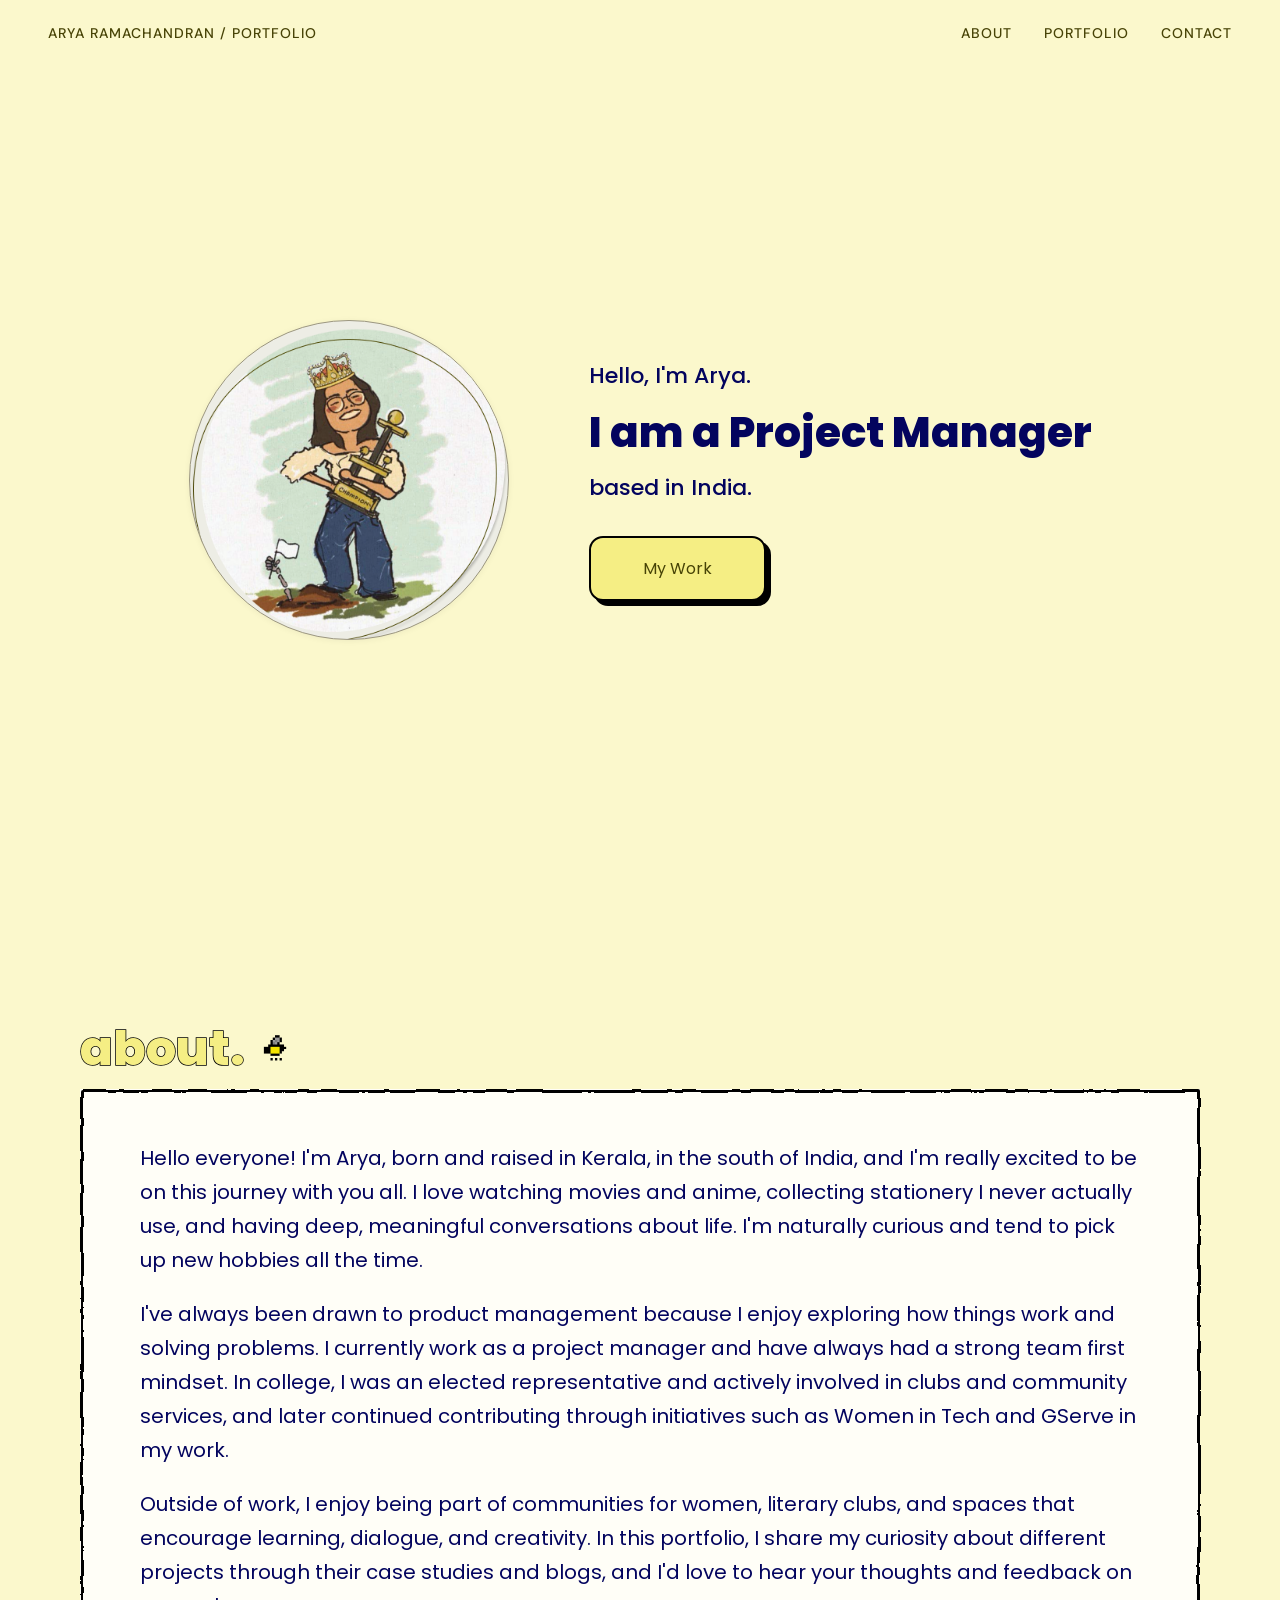
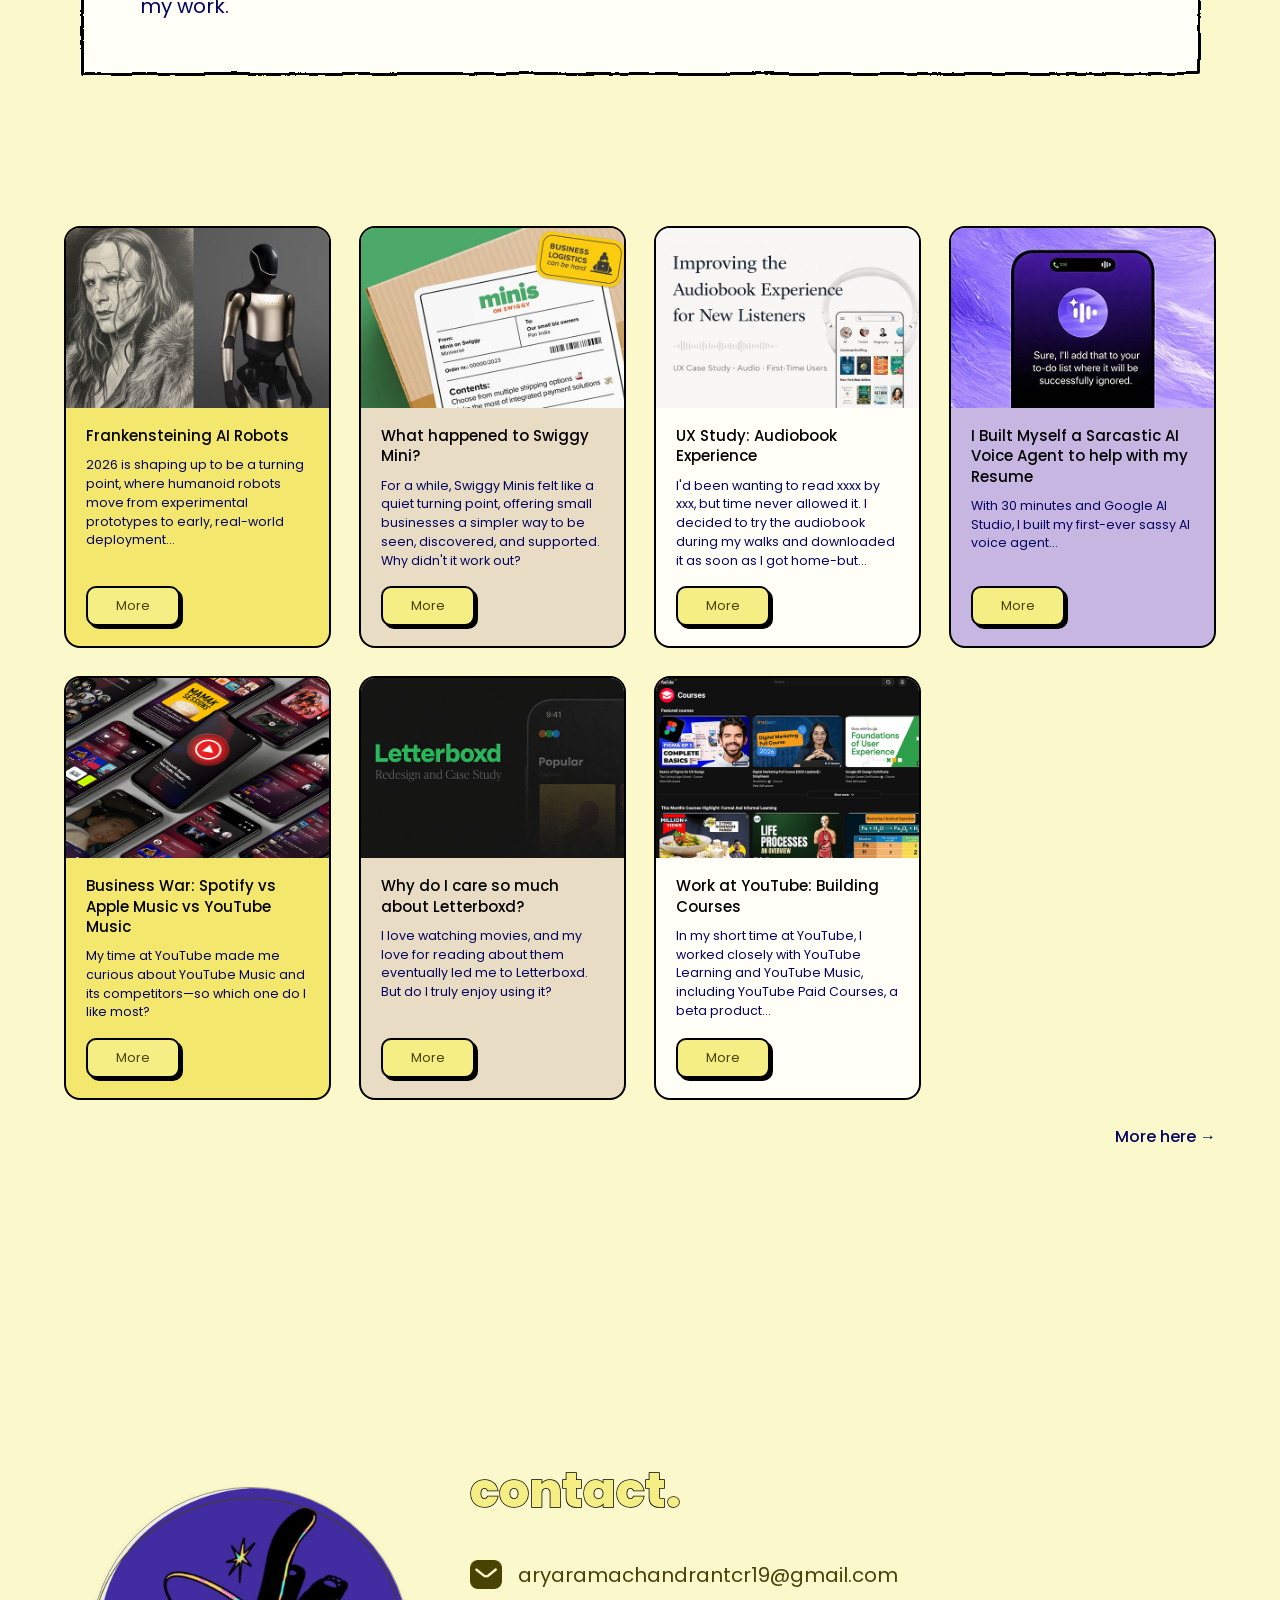
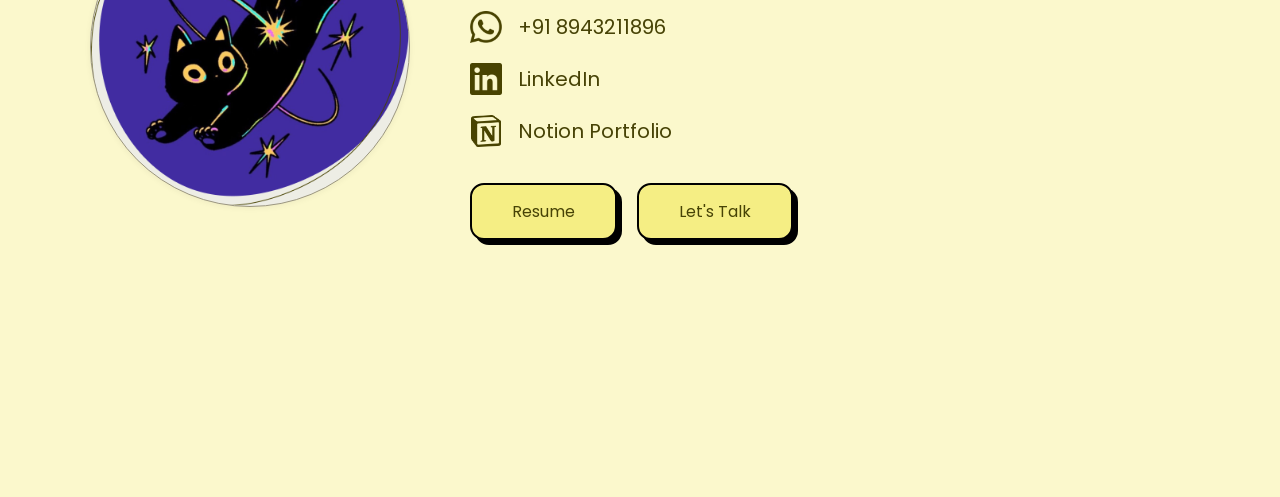
<file: index.html>
<!DOCTYPE html>
<html lang="en">
<head>
  <meta charset="UTF-8">
  <meta name="viewport" content="width=device-width, initial-scale=1.0">
  <title>Arya Ramachandran | Portfolio</title>

  <!-- Google Fonts -->
  <link rel="preconnect" href="https://fonts.googleapis.com">
  <link rel="preconnect" href="https://fonts.gstatic.com" crossorigin>
  <link href="https://fonts.googleapis.com/css2?family=DM+Sans:wght@500&family=Poppins:wght@400;500;800&display=swap" rel="stylesheet">

  <!-- Single consolidated stylesheet -->
  <link rel="stylesheet" href="main.css">
</head>
<body>

  <!-- SVG filter for the hand-drawn sketchy border (About section) -->
  <svg style="position: absolute; width: 0; height: 0;">
    <filter id="sketchy">
      <feTurbulence type="turbulence" baseFrequency="0.03" numOctaves="4" seed="2" result="noise"/>
      <feDisplacementMap in="SourceGraphic" in2="noise" scale="2.5" xChannelSelector="R" yChannelSelector="G"/>
    </filter>
  </svg>

  <!-- ========== STICKY NAVIGATION ========== -->
  <header class="navbar" id="navbar">
    <a href="#home" class="navbar-logo">ARYA RAMACHANDRAN / PORTFOLIO</a>
    <nav class="navbar-links">
      <a href="#about" data-section="about">ABOUT</a>
      <a href="#portfolio" data-section="portfolio">PORTFOLIO</a>
      <a href="#contact" data-section="contact">CONTACT</a>
    </nav>
    <button class="menu-toggle" aria-label="Toggle menu">&#9776;</button>
  </header>

  <!-- ========== SECTION 1: HOME / HERO ========== -->
  <section id="home" class="hero">
    <div class="hero-image">
      <div class="flip-card" id="profileFlip">
        <div class="flip-card-inner">
          <div class="flip-card-front">
            <img src="profile.png" alt="Arya Ramachandran">
          </div>
          <div class="flip-card-back">
            <img src="profile-flip.jpg" alt="Arya Ramachandran">
          </div>
        </div>
      </div>
    </div>
    <div class="hero-content">
      <p class="greeting">Hello, I'm Arya.</p>
      <h1 class="headline">I am a Project Manager </h1>
      <p class="location">based in India.</p>
      <a href="https://www.notion.so/a9f54eae060c829ba48881ae2e2dfad9" class="btn-work" target="_blank">My Work</a>
    </div>
  </section>

  <!-- ========== SECTION 2: ABOUT ========== -->
  <section id="about" class="about-section">
    <div class="about-wrapper">
      <div class="about-heading">
        <h1>about.</h1>
        <img src="bee.png" alt="" class="bee">
      </div>
      <div class="about-box">
        <div class="about-text">
          <p>
            Hello everyone! I'm Arya, born and raised in Kerala, in the south of India, and I'm really excited to be on this journey with you all. I love watching movies and anime, collecting stationery I never actually use, and having deep, meaningful conversations about life. I'm naturally curious and tend to pick up new hobbies all the time.
          </p>
          <p>
            I've always been drawn to product management because I enjoy exploring how things work and solving problems. I currently work as a project manager and have always had a strong team first mindset. In college, I was an elected representative and actively involved in clubs and community services, and later continued contributing through initiatives such as Women in Tech and GServe in my work.
          </p>
          <p>
            Outside of work, I enjoy being part of communities for women, literary clubs, and spaces that encourage learning, dialogue, and creativity. In this portfolio, I share my curiosity about different projects through their case studies and blogs, and I'd love to hear your thoughts and feedback on my work.
          </p>
        </div>
      </div>
    </div>
  </section>

  <!-- ========== SECTION 3: PORTFOLIO ========== -->
  <section id="portfolio" class="portfolio-section">
    <div class="card-grid">

      <!-- Card 1 — Franken -->
      <div class="card card-yellow">
        <div class="card-img-wrapper">
          <img src="franken_img.png" alt="Frankensteining AI Robots">
        </div>
        <div class="card-body">
          <h3 class="card-title">Frankensteining AI Robots</h3>
          <p class="card-desc">2026 is shaping up to be a turning point, where humanoid robots move from experimental prototypes to early, real-world deployment...</p>
          <a href="https://www.notion.so/Blog-Frankensteining-AI-Robots-d6054eae060c82e69ec401ac3afe2792?source=copy_link" class="card-btn" target="_blank">More</a>
        </div>
      </div>

      <!-- Card 2 — Swiggy Mini -->
      <div class="card card-beige">
        <div class="card-img-wrapper">
          <img src="swiggy_mini_img.png" alt="What happened to Swiggy Mini?">
        </div>
        <div class="card-body">
          <h3 class="card-title">What happened to Swiggy Mini?</h3>
          <p class="card-desc">For a while, Swiggy Minis felt like a quiet turning point, offering small businesses a simpler way to be seen, discovered, and supported. Why didn't it work out?</p>
          <a href="https://www.notion.so/Case-Study-What-happened-to-Swiggy-Mini-4bb54eae060c8315897c812bb1806c34?source=copy_link" class="card-btn" target="_blank">More</a>
        </div>
      </div>

      <!-- Card 3 — Audiobook -->
      <div class="card card-cream">
        <div class="card-img-wrapper">
          <img src="audiobook_img.png" alt="UX Study: Audiobook Experience">
        </div>
        <div class="card-body">
          <h3 class="card-title">UX Study: Audiobook Experience</h3>
          <p class="card-desc">I'd been wanting to read xxxx by xxx, but time never allowed it. I decided to try the audiobook during my walks and downloaded it as soon as I got home-but...</p>
          <a href="https://www.notion.so/Case-Study-Reimagining-the-Audiobook-Experience-for-Readers-82154eae060c82eb87a4010918930e13?source=copy_link" class="card-btn" target="_blank">More</a>
        </div>
      </div>

      <!-- Card 4 — Voice Agent -->
      <div class="card card-purple">
        <div class="card-img-wrapper">
          <img src="voice_agent_img.png" alt="Sarcastic AI Voice Agent">
        </div>
        <div class="card-body">
          <h3 class="card-title">I Built Myself a Sarcastic AI Voice Agent to help with my Resume</h3>
          <p class="card-desc">With 30 minutes and Google AI Studio, I built my first-ever sassy AI voice agent...</p>
          <a href="https://www.notion.so/I-Built-Myself-a-Sarcastic-AI-Voice-Agent-to-help-with-my-Resume-f6a54eae060c828dac2e8179606b0e5f?source=copy_link" class="card-btn" target="_blank">More</a>
        </div>
      </div>

      <!-- Card 5 — YT Music -->
      <div class="card card-yellow">
        <div class="card-img-wrapper">
          <img src="yt_music_img.png" alt="Business War: Spotify vs Apple Music vs YouTube Music">
        </div>
        <div class="card-body">
          <h3 class="card-title">Business War: Spotify vs Apple Music vs YouTube Music</h3>
          <p class="card-desc">My time at YouTube made me curious about YouTube Music and its competitors—so which one do I like most?</p>
          <a href="https://www.notion.so/Business-War-Spotify-vs-Apple-Music-vs-YouTube-Music-2ff54eae060c8075bfe7ecdff0aada57?v=2fa54eae060c80ea8cc1000ccbb97f24&source=copy_link" class="card-btn" target="_blank">More</a>
        </div>
      </div>

      <!-- Card 6 — Letterboxd -->
      <div class="card card-beige">
        <div class="card-img-wrapper">
          <img src="letterboxd_img.png" alt="Why do I care so much about Letterboxd?">
        </div>
        <div class="card-body">
          <h3 class="card-title">Why do I care so much about Letterboxd?</h3>
          <p class="card-desc">I love watching movies, and my love for reading about them eventually led me to Letterboxd. But do I truly enjoy using it?</p>
          <a href="https://www.notion.so/Why-do-I-care-so-much-about-Letterboxd-2ff54eae060c80ca889dd87f348dd807?source=copy_link" class="card-btn" target="_blank">More</a>
        </div>
      </div>

      <!-- Card 7 — Courses -->
      <div class="card card-cream">
        <div class="card-img-wrapper">
          <img src="courses_img.png" alt="Work at YouTube: Building Courses">
        </div>
        <div class="card-body">
          <h3 class="card-title">Work at YouTube: Building Courses</h3>
          <p class="card-desc">In my short time at YouTube, I worked closely with YouTube Learning and YouTube Music, including YouTube Paid Courses, a beta product...</p>
          <a href="https://www.notion.so/Work-at-YouTube-Building-Courses-30554eae060c801fbd99c6cf55d261f7?source=copy_link" class="card-btn" target="_blank">More</a>
        </div>
      </div>

      <!-- Card 8 — Netflix -->
      <div class="card card-purple">
        <div class="card-img-wrapper">
          <img src="netflix_img.png" alt="Netflix's Playbook">
        </div>
        <div class="card-body">
          <h3 class="card-title">When Data Decides the Movies: Netflix's Playbook</h3>
          <p class="card-desc">Are Netflix movies repetitive, and how does Netflix actually decide on its movies?</p>
          <a href="https://www.notion.so/When-Data-Decides-the-Movies-Netflix-s-Playbook-30554eae060c8052ad83ef679d3c8e41?source=copy_link" class="card-btn" target="_blank">More</a>
        </div>
      </div>

    </div>

    <div class="more-link-wrapper">
      <a href="https://www.notion.so/5c254eae060c8245a21881dd1114bde7?v=89854eae060c8304842c08780d23e8b1" class="more-link" target="_blank">More here →</a>
    </div>
  </section>

  <!-- ========== SECTION 4: CONTACT ========== -->
  <section id="contact" class="contact-section">
    <div class="contact-wrapper">
      <div class="contact-left">
        <div class="flip-card flip-card-cat" id="catFlip">
          <div class="flip-card-inner">
            <div class="flip-card-front">
              <img src="meow_img.png" alt="Cat illustration">
            </div>
            <div class="flip-card-back">
              <img src="meow_img.png" alt="Cat illustration mirrored" class="mirrored">
            </div>
          </div>

        </div>
      </div>
      <div class="contact-right">
        <h1 class="contact-heading">contact.</h1>
        <div class="contact-details">
          <div class="contact-item">
            <img src="icon_mail.png" alt="Email" class="contact-icon">
            <a href="mailto:aryaramachandrantcr19@gmail.com" class="contact-link">aryaramachandrantcr19@gmail.com</a>
          </div>
          <div class="contact-item">
            <img src="icon_whatsapp.png" alt="WhatsApp" class="contact-icon">
            <span class="contact-text">+91 8943211896</span>
          </div>
          <div class="contact-item">
            <img src="icon_linkedin.png" alt="LinkedIn" class="contact-icon">
            <a href="https://www.linkedin.com/in/arya-ramachandran" target="_blank" class="contact-link">LinkedIn</a>
          </div>
          <div class="contact-item">
            <img src="icon_notion.png" alt="Notion" class="contact-icon">
            <a href="https://www.notion.so/a9f54eae060c829ba48881ae2e2dfad9" class="contact-link" target="_blank">Notion Portfolio</a>
          </div>
        </div>
        <div class="contact-buttons">
          <a href="https://drive.google.com/file/d/1S6yFSJggREvhGsG8jS_U9x3zW7EdAU8M/view?usp=sharing" class="contact-btn" target="_blank">Resume</a>
          <a href="mailto:aryaramachandrantcr19@gmail.com" class="contact-btn">Let's Talk</a>
        </div>
      </div>
    </div>
  </section>

  <script>
    // Mobile menu toggle
    const toggle = document.querySelector('.menu-toggle');
    const navLinks = document.querySelector('.navbar-links');
    toggle.addEventListener('click', () => {
      navLinks.classList.toggle('open');
    });

    // Close mobile menu when a link is clicked
    document.querySelectorAll('.navbar-links a').forEach(link => {
      link.addEventListener('click', () => {
        navLinks.classList.remove('open');
      });
    });

    // Active nav link highlight on scroll
    const sections = document.querySelectorAll('section[id]');
    const navAnchors = document.querySelectorAll('.navbar-links a[data-section]');

    function highlightNav() {
      const scrollY = window.scrollY + 100;
      sections.forEach(section => {
        const top = section.offsetTop - 80;
        const bottom = top + section.offsetHeight;
        const id = section.getAttribute('id');
        const link = document.querySelector(`.navbar-links a[data-section="${id}"]`);
        if (link) {
          if (scrollY >= top && scrollY < bottom) {
            link.classList.add('active');
          } else {
            link.classList.remove('active');
          }
        }
      });
    }

    window.addEventListener('scroll', highlightNav);
    highlightNav();

    // Mobile tap support for flip cards
    document.querySelectorAll('.flip-card').forEach(card => {
      card.addEventListener('click', () => {
        card.classList.toggle('flipped');
      });
    });
  </script>
  <script src="animations.js"></script>

</body>
</html>
</file>
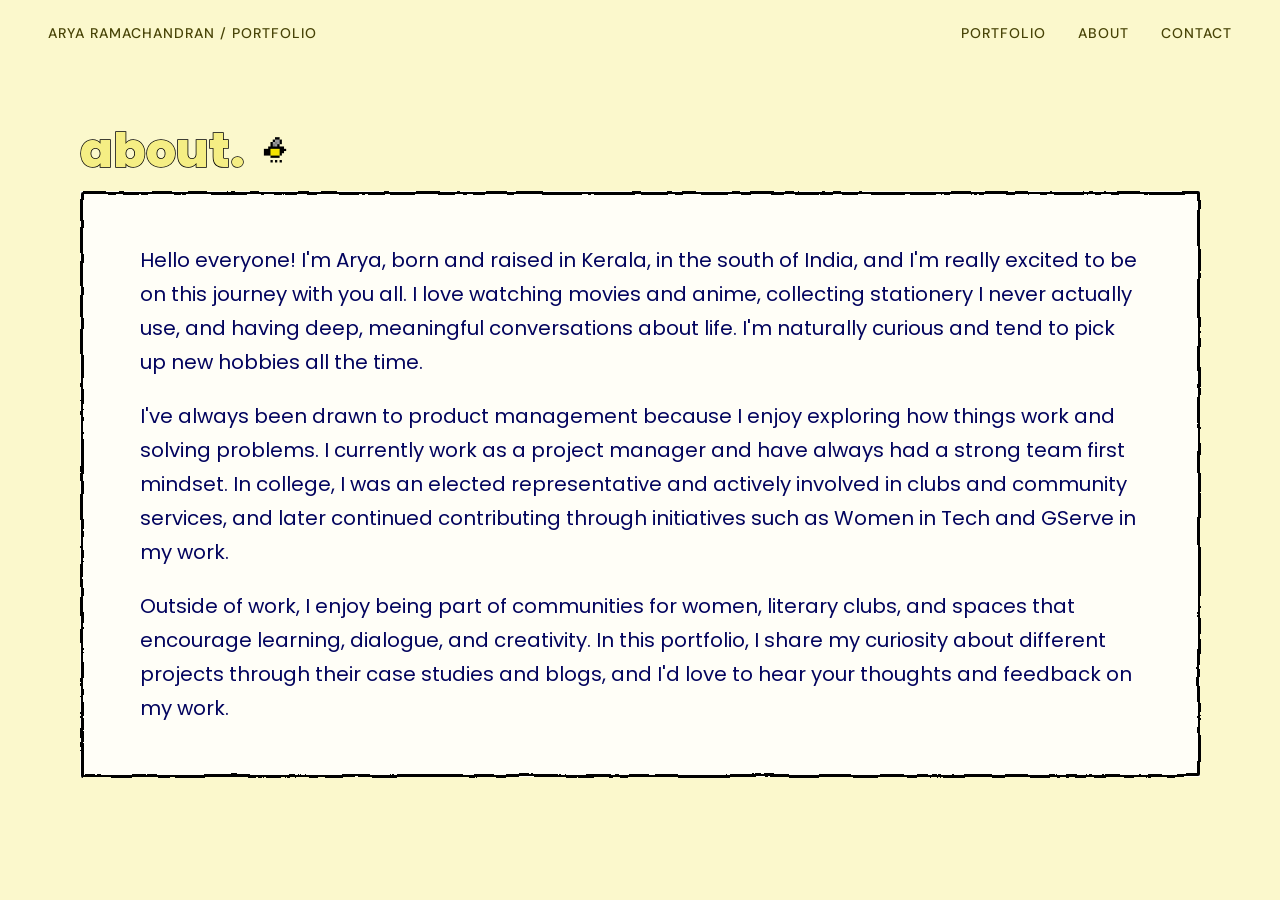
<file: about.html>
<!DOCTYPE html>
<html lang="en">
<head>
  <meta charset="UTF-8">
  <meta name="viewport" content="width=device-width, initial-scale=1.0">
  <title>About | Arya Ramachandran</title>

  <!-- Google Fonts -->
  <link rel="preconnect" href="https://fonts.googleapis.com">
  <link rel="preconnect" href="https://fonts.gstatic.com" crossorigin>
  <link href="https://fonts.googleapis.com/css2?family=DM+Sans:wght@500&family=Poppins:wght@400;500;800&display=swap" rel="stylesheet">

  <!-- Shared styles + About page styles -->
  <link rel="stylesheet" href="style.css">
  <link rel="stylesheet" href="about.css">
</head>
<body>

  <!-- SVG filter for the hand-drawn/sketchy border effect.
       feTurbulence generates organic noise; feDisplacementMap
       uses that noise to wobble the border lines slightly,
       making them look hand-drawn with a pen. -->
  <svg style="position: absolute; width: 0; height: 0;">
    <filter id="sketchy">
      <feTurbulence type="turbulence" baseFrequency="0.03" numOctaves="4" seed="2" result="noise"/>
      <feDisplacementMap in="SourceGraphic" in2="noise" scale="2.5" xChannelSelector="R" yChannelSelector="G"/>
    </filter>
  </svg>

  <!-- ========== NAVIGATION BAR ========== -->
  <header class="navbar">
    <a href="index.html" class="navbar-logo">ARYA RAMACHANDRAN / PORTFOLIO</a>
    <nav class="navbar-links">
      <a href="portfolio.html">PORTFOLIO</a>
      <a href="about.html">ABOUT</a>
      <a href="contact.html">CONTACT</a>
    </nav>
    <button class="menu-toggle" aria-label="Toggle menu">&#9776;</button>
  </header>

  <!-- ========== ABOUT SECTION ========== -->
  <main class="about-section">
    <div class="about-wrapper">

      <!-- Heading with bee -->
      <div class="about-heading">
        <h1>about.</h1>
        <img src="bee.png" alt="" class="bee">
      </div>

      <!-- Hand-drawn sketchy content box -->
      <div class="about-box">
        <div class="about-text">
          <p>
            Hello everyone! I'm Arya, born and raised in Kerala, in the south of India, and I'm really excited to be on this journey with you all. I love watching movies and anime, collecting stationery I never actually use, and having deep, meaningful conversations about life. I'm naturally curious and tend to pick up new hobbies all the time.
          </p>
          <p>
            I've always been drawn to product management because I enjoy exploring how things work and solving problems. I currently work as a project manager and have always had a strong team first mindset. In college, I was an elected representative and actively involved in clubs and community services, and later continued contributing through initiatives such as Women in Tech and GServe in my work.
          </p>
          <p>
            Outside of work, I enjoy being part of communities for women, literary clubs, and spaces that encourage learning, dialogue, and creativity. In this portfolio, I share my curiosity about different projects through their case studies and blogs, and I'd love to hear your thoughts and feedback on my work.
          </p>
        </div>
      </div>

    </div>
  </main>

  <script>
    const toggle = document.querySelector('.menu-toggle');
    const links = document.querySelector('.navbar-links');
    toggle.addEventListener('click', () => {
      links.classList.toggle('open');
    });
  </script>
  <script src="animations.js"></script>

</body>
</html>
</file>
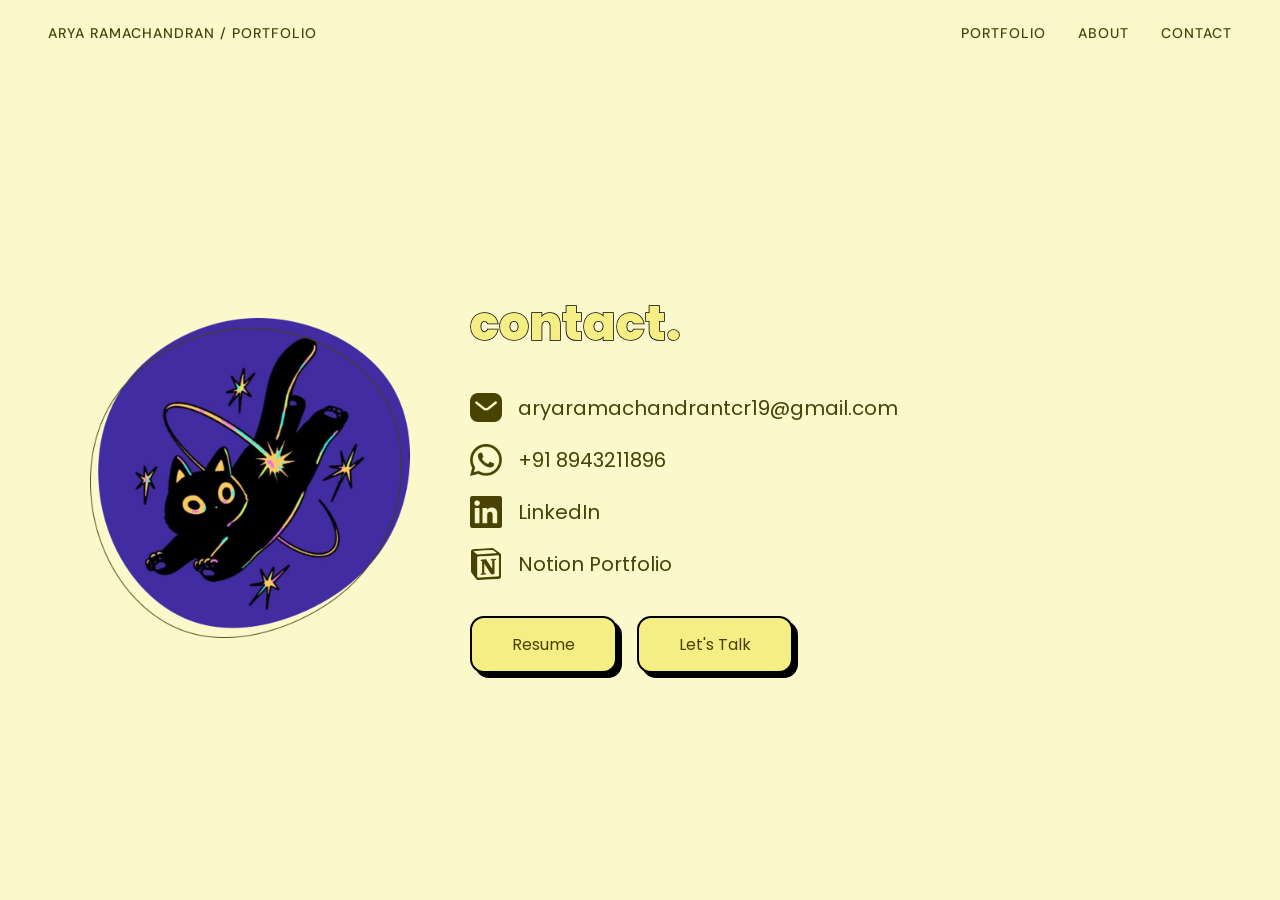
<file: contact.html>
<!DOCTYPE html>
<html lang="en">
<head>
  <meta charset="UTF-8">
  <meta name="viewport" content="width=device-width, initial-scale=1.0">
  <title>Contact | Arya Ramachandran</title>

  <!-- Google Fonts -->
  <link rel="preconnect" href="https://fonts.googleapis.com">
  <link rel="preconnect" href="https://fonts.gstatic.com" crossorigin>
  <link href="https://fonts.googleapis.com/css2?family=DM+Sans:wght@500&family=Poppins:wght@400;500;800&display=swap" rel="stylesheet">

  <!-- Shared styles + Contact page styles -->
  <link rel="stylesheet" href="style.css">
  <link rel="stylesheet" href="contact.css">
</head>
<body>

  <!-- ========== NAVIGATION BAR ========== -->
  <header class="navbar">
    <a href="index.html" class="navbar-logo">ARYA RAMACHANDRAN / PORTFOLIO</a>
    <nav class="navbar-links">
      <a href="portfolio.html">PORTFOLIO</a>
      <a href="about.html">ABOUT</a>
      <a href="contact.html">CONTACT</a>
    </nav>
    <button class="menu-toggle" aria-label="Toggle menu">&#9776;</button>
  </header>

  <!-- ========== CONTACT SECTION ========== -->
  <main class="contact-section">
    <div class="contact-wrapper">

      <!-- Left: Cat illustration -->
      <div class="contact-left">
        <div class="cat-container">
          <img src="cat_illustration.png" alt="Cat illustration" class="cat-img">
        </div>
      </div>

      <!-- Right: Contact content -->
      <div class="contact-right">

        <!-- Heading -->
        <h1 class="contact-heading">contact.</h1>

        <!-- Contact details with icons -->
        <div class="contact-details">
          <div class="contact-item">
            <img src="icon_mail.png" alt="Email" class="contact-icon">
            <a href="mailto:aryaramachandrantcr19@gmail.com" class="contact-link">aryaramachandrantcr19@gmail.com</a>
          </div>
          <div class="contact-item">
            <img src="icon_whatsapp.png" alt="WhatsApp" class="contact-icon">
            <span class="contact-text">+91 8943211896</span>
          </div>
          <div class="contact-item">
            <img src="icon_linkedin.png" alt="LinkedIn" class="contact-icon">
            <a href="https://www.linkedin.com/in/arya-ramachandran" target="_blank" class="contact-link">LinkedIn</a>
          </div>
          <div class="contact-item">
            <img src="icon_notion.png" alt="Notion" class="contact-icon">
            <a href="https://www.notion.so/a9f54eae060c829ba48881ae2e2dfad9" class="contact-link" target="_blank">Notion Portfolio</a>
          </div>
        </div>

        <!-- Buttons -->
        <div class="contact-buttons">
          <a href="https://drive.google.com/file/d/1S6yFSJggREvhGsG8jS_U9x3zW7EdAU8M/view?usp=sharing" class="contact-btn" target="_blank">Resume</a>
          <a href="mailto:aryaramachandrantcr19@gmail.com" class="contact-btn">Let's Talk</a>
        </div>

      </div>

    </div>
  </main>

  <script>
    const toggle = document.querySelector('.menu-toggle');
    const links = document.querySelector('.navbar-links');
    toggle.addEventListener('click', () => {
      links.classList.toggle('open');
    });
  </script>
  <script src="animations.js"></script>

</body>
</html>
</file>
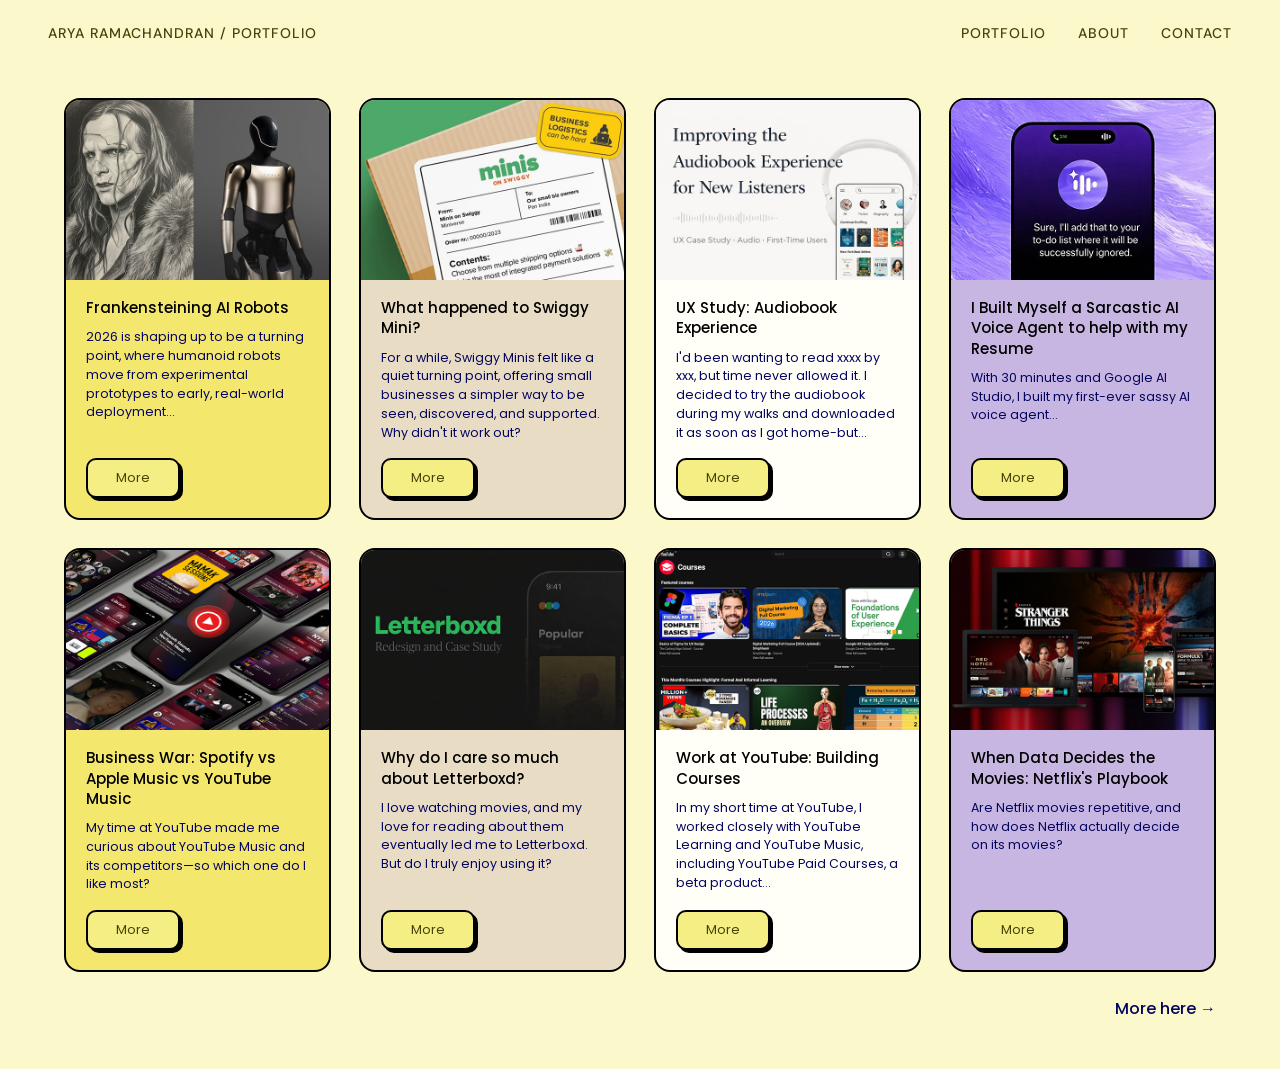
<file: portfolio.html>
<!DOCTYPE html>
<html lang="en">
<head>
  <meta charset="UTF-8">
  <meta name="viewport" content="width=device-width, initial-scale=1.0">
  <title>Portfolio | Arya Ramachandran</title>

  <!-- Google Fonts -->
  <link rel="preconnect" href="https://fonts.googleapis.com">
  <link rel="preconnect" href="https://fonts.gstatic.com" crossorigin>
  <link href="https://fonts.googleapis.com/css2?family=DM+Sans:wght@500&family=Poppins:wght@400;500;800&display=swap" rel="stylesheet">

  <!-- Shared styles + Portfolio page styles -->
  <link rel="stylesheet" href="style.css">
  <link rel="stylesheet" href="portfolio.css">
</head>
<body>

  <!-- ========== NAVIGATION BAR ========== -->
  <header class="navbar">
    <a href="index.html" class="navbar-logo">ARYA RAMACHANDRAN / PORTFOLIO</a>
    <nav class="navbar-links">
      <a href="portfolio.html">PORTFOLIO</a>
      <a href="about.html">ABOUT</a>
      <a href="contact.html">CONTACT</a>
    </nav>
    <button class="menu-toggle" aria-label="Toggle menu">&#9776;</button>
  </header>

  <!-- ========== PORTFOLIO SECTION ========== -->
  <main class="portfolio-section">

    <!-- 4×2 Card Grid -->
    <div class="card-grid">

      <!-- Card 1 — Franken -->
      <div class="card card-yellow">
        <div class="card-img-wrapper">
          <img src="franken_img.png" alt="Frankensteining AI Robots">
        </div>
        <div class="card-body">
          <h3 class="card-title">Frankensteining AI Robots</h3>
          <p class="card-desc">2026 is shaping up to be a turning point, where humanoid robots move from experimental prototypes to early, real-world deployment...</p>
          <a href="https://www.notion.so/Blog-Frankensteining-AI-Robots-d6054eae060c82e69ec401ac3afe2792?source=copy_link" class="card-btn" target="_blank">More</a>
        </div>
      </div>

      <!-- Card 2 — Swiggy Mini -->
      <div class="card card-beige">
        <div class="card-img-wrapper">
          <img src="swiggy_mini_img.png" alt="What happened to Swiggy Mini?">
        </div>
        <div class="card-body">
          <h3 class="card-title">What happened to Swiggy Mini?</h3>
          <p class="card-desc">For a while, Swiggy Minis felt like a quiet turning point, offering small businesses a simpler way to be seen, discovered, and supported. Why didn't it work out?</p>
          <a href="https://www.notion.so/Case-Study-What-happened-to-Swiggy-Mini-4bb54eae060c8315897c812bb1806c34?source=copy_link" class="card-btn" target="_blank">More</a>
        </div>
      </div>

      <!-- Card 3 — Audiobook -->
      <div class="card card-cream">
        <div class="card-img-wrapper">
          <img src="audiobook_img.png" alt="UX Study: Audiobook Experience">
        </div>
        <div class="card-body">
          <h3 class="card-title">UX Study: Audiobook Experience</h3>
          <p class="card-desc">I'd been wanting to read xxxx by xxx, but time never allowed it. I decided to try the audiobook during my walks and downloaded it as soon as I got home-but...</p>
          <a href="https://www.notion.so/Case-Study-Reimagining-the-Audiobook-Experience-for-Readers-82154eae060c82eb87a4010918930e13?source=copy_link" class="card-btn" target="_blank">More</a>
        </div>
      </div>

      <!-- Card 4 — Voice Agent -->
      <div class="card card-purple">
        <div class="card-img-wrapper">
          <img src="voice_agent_img.png" alt="Sarcastic AI Voice Agent">
        </div>
        <div class="card-body">
          <h3 class="card-title">I Built Myself a Sarcastic AI Voice Agent to help with my Resume</h3>
          <p class="card-desc">With 30 minutes and Google AI Studio, I built my first-ever sassy AI voice agent...</p>
          <a href="https://www.notion.so/I-Built-Myself-a-Sarcastic-AI-Voice-Agent-to-help-with-my-Resume-f6a54eae060c828dac2e8179606b0e5f?source=copy_link" class="card-btn" target="_blank">More</a>
        </div>
      </div>

      <!-- Card 5 — YT Music -->
      <div class="card card-yellow">
        <div class="card-img-wrapper">
          <img src="yt_music_img.png" alt="Business War: Spotify vs Apple Music vs YouTube Music">
        </div>
        <div class="card-body">
          <h3 class="card-title">Business War: Spotify vs Apple Music vs YouTube Music</h3>
          <p class="card-desc">My time at YouTube made me curious about YouTube Music and its competitors—so which one do I like most?</p>
          <a href="https://www.notion.so/Business-War-Spotify-vs-Apple-Music-vs-YouTube-Music-2ff54eae060c8075bfe7ecdff0aada57?v=2fa54eae060c80ea8cc1000ccbb97f24&source=copy_link" class="card-btn" target="_blank">More</a>
        </div>
      </div>

      <!-- Card 6 — Letterboxd -->
      <div class="card card-beige">
        <div class="card-img-wrapper">
          <img src="letterboxd_img.png" alt="Why do I care so much about Letterboxd?">
        </div>
        <div class="card-body">
          <h3 class="card-title">Why do I care so much about Letterboxd?</h3>
          <p class="card-desc">I love watching movies, and my love for reading about them eventually led me to Letterboxd. But do I truly enjoy using it?</p>
          <a href="https://www.notion.so/Why-do-I-care-so-much-about-Letterboxd-2ff54eae060c80ca889dd87f348dd807?source=copy_link" class="card-btn" target="_blank">More</a>
        </div>
      </div>

      <!-- Card 7 — Courses -->
      <div class="card card-cream">
        <div class="card-img-wrapper">
          <img src="courses_img.png" alt="Work at YouTube: Building Courses">
        </div>
        <div class="card-body">
          <h3 class="card-title">Work at YouTube: Building Courses</h3>
          <p class="card-desc">In my short time at YouTube, I worked closely with YouTube Learning and YouTube Music, including YouTube Paid Courses, a beta product...</p>
          <a href="https://www.notion.so/Work-at-YouTube-Building-Courses-30554eae060c801fbd99c6cf55d261f7?source=copy_link" class="card-btn" target="_blank">More</a>
        </div>
      </div>

      <!-- Card 8 — Netflix -->
      <div class="card card-purple">
        <div class="card-img-wrapper">
          <img src="netflix_img.png" alt="Netflix's Playbook">
        </div>
        <div class="card-body">
          <h3 class="card-title">When Data Decides the Movies: Netflix's Playbook</h3>
          <p class="card-desc">Are Netflix movies repetitive, and how does Netflix actually decide on its movies?</p>
          <a href="https://www.notion.so/When-Data-Decides-the-Movies-Netflix-s-Playbook-30554eae060c8052ad83ef679d3c8e41?source=copy_link" class="card-btn" target="_blank">More</a>
        </div>
      </div>

    </div>

    <!-- "More here →" link -->
    <div class="more-link-wrapper">
      <a href="https://www.notion.so/5c254eae060c8245a21881dd1114bde7?v=89854eae060c8304842c08780d23e8b1" class="more-link" target="_blank">More here →</a>
    </div>

  </main>

  <script>
    const toggle = document.querySelector('.menu-toggle');
    const links = document.querySelector('.navbar-links');
    toggle.addEventListener('click', () => {
      links.classList.toggle('open');
    });
  </script>
  <script src="animations.js"></script>

</body>
</html>
</file>
<file: main.css>
/* ===========================
   RESET & BASE STYLES
   =========================== */
* {
  margin: 0;
  padding: 0;
  box-sizing: border-box;
}

html {
  scroll-behavior: smooth;
  scroll-padding-top: 72px;
}

body {
  background-color: #FBF8CC;
  min-height: 100vh;
}

/* ===========================
   STICKY NAVIGATION BAR
   =========================== */
.navbar {
  display: flex;
  justify-content: space-between;
  align-items: center;
  padding: 24px 48px;
  position: sticky;
  top: 0;
  z-index: 100;
  background-color: #FBF8CC;
}

.navbar-logo {
  font-family: 'DM Sans', sans-serif;
  font-weight: 500;
  font-size: 14px;
  color: #474306;
  letter-spacing: 1px;
  text-decoration: none;
}

.navbar-links {
  display: flex;
  gap: 32px;
}

.navbar-links a {
  font-family: 'DM Sans', sans-serif;
  font-weight: 500;
  font-size: 14px;
  color: #474306;
  text-decoration: none;
  letter-spacing: 1px;
  transition: opacity 0.2s;
}

.navbar-links a:hover {
  opacity: 0.6;
}

/* Active nav link highlight */
.navbar-links a.active {
  opacity: 1;
  border-bottom: 2px solid #474306;
  padding-bottom: 2px;
}

/* Mobile menu button — hidden on desktop */
.menu-toggle {
  display: none;
  background: none;
  border: none;
  font-size: 24px;
  color: #474306;
  cursor: pointer;
}

/* ===========================
   SECTION 1: HERO
   =========================== */
.hero {
  display: flex;
  align-items: center;
  justify-content: center;
  gap: 80px;
  padding: 80px 48px;
  min-height: calc(100vh - 72px);
}

/* ---------- Left side: Profile image ---------- */
.hero-image {
  flex-shrink: 0;
  position: relative;
  perspective: 1000px;
}

/* ===========================
   3D FLIP CARD — SHARED STYLES
   =========================== */
.flip-card {
  width: 320px;
  height: 320px;
  perspective: 1000px;
  cursor: pointer;
  /* Bouncy spring easing — overshoots slightly before settling */
  transition: transform 0.4s cubic-bezier(0.34, 1.56, 0.64, 1);
}

.flip-card-inner {
  position: relative;
  width: 100%;
  height: 100%;
  /* Slow start, smooth settle — feels like a physical card turning */
  transition: transform 0.72s cubic-bezier(0.6, 0.05, 0.2, 0.98);
  transform-style: preserve-3d;
}

/* Hover flip — only on devices that support true hover (not touch) */
@media (hover: hover) {
  .flip-card:hover .flip-card-inner {
    transform: rotateY(180deg);
  }
  .flip-card:hover {
    transform: scale(1.05);  /* slightly more pop than before */
  }
  .flip-card:hover .flip-card-front,
  .flip-card:hover .flip-card-back {
    /* Warm golden glow + lifted depth shadow */
    box-shadow: 0 0 22px rgba(245, 238, 132, 0.5),
                0 14px 30px rgba(0, 0, 0, 0.18);
  }
}

/* JS-toggled flip — works on all devices (used for tap on mobile) */
.flip-card.flipped .flip-card-inner {
  transform: rotateY(180deg);
}
.flip-card.flipped {
  transform: scale(1.05);
}
.flip-card.flipped .flip-card-front,
.flip-card.flipped .flip-card-back {
  box-shadow: 0 0 22px rgba(245, 238, 132, 0.5),
              0 14px 30px rgba(0, 0, 0, 0.18);
}

/* Consistent styling for ALL four faces */
.flip-card-front,
.flip-card-back {
  position: absolute;
  width: 100%;
  height: 100%;
  backface-visibility: hidden;
  -webkit-backface-visibility: hidden;
  border-radius: 50%;
  overflow: hidden;
  border: 1.5px solid #9B9680;
  background-color: #EDEDE5;
  box-shadow: 0 1px 6px rgba(0, 0, 0, 0.06);
  transition: box-shadow 0.4s ease;
}

.flip-card-back {
  transform: rotateY(180deg);
}

.flip-card-front img,
.flip-card-back img {
  width: 100%;
  height: 100%;
  object-fit: cover;
  display: block;
}

/* Mirrored cat image on back side */
.flip-card-back img.mirrored {
  transform: scaleX(-1);
}

/* ---------- Cat flip card sizing ---------- */
.flip-card-cat {
  width: 320px;
  height: 320px;
}

/* ---------- Right side: Text content ---------- */
.hero-content {
  max-width: 560px;
}

.greeting {
  font-family: 'Poppins', sans-serif;
  font-weight: 500;
  font-size: 22px;
  color: #03045E;
  margin-bottom: 16px;
}

.headline {
  font-family: 'Poppins', sans-serif;
  font-weight: 800;
  font-size: 42px;
  line-height: 1.2;
  color: #03045E;
  margin-bottom: 12px;
}

.location {
  font-family: 'Poppins', sans-serif;
  font-weight: 500;
  font-size: 22px;
  color: #03045E;
  margin-bottom: 32px;
}

.btn-work {
  display: inline-block;
  font-family: 'Poppins', sans-serif;
  font-weight: 400;
  font-size: 16px;
  color: #474306;
  background-color: #F5EE84;
  padding: 18px 52px;
  border: 2.5px solid #000000;
  border-radius: 14px;
  text-align: center;
  text-decoration: none;
  box-shadow: 5px 5px 0px #000000;
  transition: box-shadow 0.2s, transform 0.2s;
}

.btn-work:hover {
  transform: translate(2px, 2px);
  box-shadow: 3px 3px 0px #000000;
}

/* ===========================
   SECTION 2: PORTFOLIO
   =========================== */
.portfolio-section {
  width: 100%;
  padding: 32px 64px 48px;
  background-color: #FBF8CC;
}

/* ---------- Card Grid — 4 columns ---------- */
.card-grid {
  display: grid;
  grid-template-columns: repeat(4, 1fr);
  gap: 28px;
  max-width: 1320px;
  margin: 0 auto;
}

/* ---------- Individual Card ---------- */
.card {
  display: flex;
  flex-direction: column;
  border: 2.5px solid #000000;
  border-radius: 16px;
  overflow: hidden;
  transition: transform 0.2s, box-shadow 0.2s;
}

.card:hover {
  transform: translateY(-4px);
  box-shadow: 6px 6px 0px #000000;
}

/* Card color variants */
.card-yellow { background-color: #F4E76E; }
.card-beige  { background-color: #E8DCC4; }
.card-cream  { background-color: #FFFEF7; }
.card-purple { background-color: #C8B6E2; }

/* ---------- Card Image ---------- */
.card-img-wrapper {
  width: 100%;
  overflow: hidden;
}

.card-img-wrapper img {
  width: 100%;
  height: 180px;
  object-fit: cover;
  display: block;
}

/* ---------- Card Body ---------- */
.card-body {
  display: flex;
  flex-direction: column;
  flex: 1;
  padding: 18px 20px 20px;
}

.card-title {
  font-family: 'Poppins', sans-serif;
  font-weight: 500;
  font-size: 15px;
  color: #000000;
  line-height: 1.35;
  margin-bottom: 10px;
}

.card-desc {
  font-family: 'Poppins', sans-serif;
  font-weight: 400;
  font-size: 12.5px;
  line-height: 1.5;
  color: #03045E;
  margin-bottom: 16px;
  flex: 1;
}

/* ---------- "More" Button — layered style ---------- */
.card-btn {
  display: inline-block;
  align-self: flex-start;
  font-family: 'Poppins', sans-serif;
  font-weight: 400;
  font-size: 13px;
  color: #474306;
  background-color: #F5EE84;
  padding: 8px 28px;
  border: 2px solid #000000;
  border-radius: 10px;
  text-decoration: none;
  box-shadow: 3px 3px 0px #000000;
  transition: transform 0.2s, box-shadow 0.2s;
}

.card-btn:hover {
  transform: translate(1.5px, 1.5px);
  box-shadow: 1.5px 1.5px 0px #000000;
}

/* ---------- "More here →" link ---------- */
.more-link-wrapper {
  max-width: 1320px;
  margin: 24px auto 0;
  text-align: right;
}

.more-link {
  font-family: 'Poppins', sans-serif;
  font-weight: 500;
  font-size: 16px;
  color: #03045E;
  text-decoration: none;
  transition: opacity 0.2s;
}

.more-link:hover {
  opacity: 0.6;
}

/* ===========================
   SECTION 3: ABOUT
   =========================== */
.about-section {
  display: flex;
  justify-content: center;
  align-items: center;
  min-height: 100vh;
  width: 100%;
  padding: 60px 80px;
  background-color: #FBF8CC;
}

.about-wrapper {
  width: 100%;
  max-width: 1200px;
}

/* ---------- Heading + bee ---------- */
.about-heading {
  display: flex;
  align-items: center;
  gap: 12px;
  margin-bottom: 4px;
}

/* Bee float keyframes — gentle bobbing flight */
@keyframes bee-float {
  0%   { transform: translateY(0px)   rotate(0deg);  }
  20%  { transform: translateY(-9px)  rotate(-6deg); }
  40%  { transform: translateY(-4px)  rotate(4deg);  }
  60%  { transform: translateY(-11px) rotate(-3deg); }
  80%  { transform: translateY(-6px)  rotate(5deg);  }
  100% { transform: translateY(0px)   rotate(0deg);  }
}

/* Pulsing glow — warm golden halo to hint at interactivity */
@keyframes bee-glow {
  0%, 100% { filter: drop-shadow(0 0 0px  rgba(245, 238, 132, 0));   }
  50%       { filter: drop-shadow(0 0 6px  rgba(245, 238, 132, 0.9))
                      drop-shadow(0 0 12px rgba(255, 193,   7, 0.4)); }
}

.bee {
  width: 36px;
  height: auto;
  animation: bee-float 9s ease-in-out infinite,
             bee-glow  3.5s ease-in-out 1s infinite;
  cursor: pointer;
  transition: scale 0.2s ease;
}

.bee:hover {
  scale: 1.1;
}

.about-heading h1 {
  font-family: 'Poppins', sans-serif;
  font-weight: 800;
  font-size: 48px;
  color: #F5EE84;
  -webkit-text-stroke: 1.5px #000000;
  paint-order: stroke fill;
}

/* ---------- Content box ---------- */
.about-box {
  position: relative;
  width: 100%;
  background-color: #FFFEF7;
  padding: 52px 60px;
}

/* Sketchy hand-drawn border — pseudo-element only */
.about-box::before {
  content: '';
  position: absolute;
  top: 0;
  left: 0;
  right: 0;
  bottom: 0;
  border: 3.5px solid #000000;
  border-radius: 2px;
  filter: url(#sketchy);
  pointer-events: none;
  z-index: 0;
}

/* Text sits above the border layer */
.about-text {
  position: relative;
  z-index: 1;
}

/* ---------- Text content ---------- */
.about-text p {
  font-family: 'Poppins', sans-serif;
  font-weight: 400;
  font-size: 20px;
  line-height: 1.7;
  color: #03045E;
  margin-bottom: 20px;
}

.about-text p:last-child {
  margin-bottom: 0;
}

/* ===========================
   SECTION 4: CONTACT
   =========================== */
.contact-section {
  display: flex;
  justify-content: center;
  align-items: center;
  min-height: 100vh;
  width: 100%;
  padding: 60px 80px;
  background-color: #FBF8CC;
}

.contact-wrapper {
  display: flex;
  align-items: center;
  gap: 60px;
  max-width: 1100px;
  width: 100%;
}

/* ---------- Left: Cat illustration ---------- */
.contact-left {
  flex-shrink: 0;
  perspective: 1000px;
}

/* ---------- Right: Contact content ---------- */
.contact-right {
  flex: 1;
}

/* ---------- Heading ---------- */
.contact-heading {
  font-family: 'Poppins', sans-serif;
  font-weight: 800;
  font-size: 48px;
  color: #F5EE84;
  -webkit-text-stroke: 1.5px #000000;
  paint-order: stroke fill;
  margin-bottom: 32px;
}

/* ---------- Contact details ---------- */
.contact-details {
  display: flex;
  flex-direction: column;
  gap: 20px;
  margin-bottom: 36px;
}

.contact-item {
  display: flex;
  align-items: center;
  gap: 16px;
}

.contact-icon {
  width: 32px;
  height: 32px;
  object-fit: contain;
  flex-shrink: 0;
}

.contact-link {
  font-family: 'Poppins', sans-serif;
  font-weight: 400;
  font-size: 20px;
  color: #474306;
  text-decoration: none;
  transition: opacity 0.2s;
}

.contact-link:hover {
  opacity: 0.6;
}

.contact-text {
  font-family: 'Poppins', sans-serif;
  font-weight: 400;
  font-size: 20px;
  color: #474306;
}

/* ---------- Buttons — layered style ---------- */
.contact-buttons {
  display: flex;
  gap: 20px;
}

.contact-btn {
  display: inline-block;
  font-family: 'Poppins', sans-serif;
  font-weight: 400;
  font-size: 16px;
  color: #474306;
  background-color: #F5EE84;
  padding: 14px 40px;
  border: 2.5px solid #000000;
  border-radius: 14px;
  text-decoration: none;
  text-align: center;
  box-shadow: 5px 5px 0px #000000;
  transition: box-shadow 0.2s, transform 0.2s;
}

.contact-btn:hover {
  transform: translate(2px, 2px);
  box-shadow: 3px 3px 0px #000000;
}

/* ===========================
   SCROLL REVEAL — Cards animate in on scroll
   =========================== */

.card.scroll-hidden {
  opacity: 0;
  transform: translateY(24px);
}

@keyframes card-reveal {
  from { opacity: 0; transform: translateY(24px); }
  to   { opacity: 1; transform: translateY(0);    }
}

.card.scroll-reveal {
  animation: card-reveal 0.5s cubic-bezier(0.25, 0.46, 0.45, 0.94) forwards;
}

/* ===========================
   BEE CURSOR WITH TRAIL (desktop / fine-pointer only)
   =========================== */
@media (pointer: fine) {
  body, a, button {
    cursor: none !important;
  }
}

#bee-cursor {
  position: fixed;
  top: 0;
  left: 0;
  width: 26px;
  height: 26px;
  pointer-events: none;
  z-index: 9999;
  opacity: 0;
  background-image: url('bee.png');
  background-size: contain;
  background-repeat: no-repeat;
  background-position: center;
  will-change: transform;
}

.bee-trail-dot {
  position: fixed;
  top: 0;
  left: 0;
  width: 18px;
  height: 18px;
  pointer-events: none;
  z-index: 9998;
  opacity: 0;
  background-image: url('bee.png');
  background-size: contain;
  background-repeat: no-repeat;
  background-position: center;
  will-change: transform;
}

/* ===========================
   RESPONSIVE — Portfolio 3 columns (below 1100px)
   =========================== */
@media (max-width: 1100px) {
  .card-grid {
    grid-template-columns: repeat(3, 1fr);
    gap: 24px;
  }

  .portfolio-section {
    padding: 28px 40px 40px;
  }
}

/* ===========================
   RESPONSIVE — TABLETS (below 900px)
   =========================== */
@media (max-width: 900px) {
  .hero {
    flex-direction: column;
    text-align: center;
    gap: 48px;
    padding: 48px 32px;
  }

  .headline {
    font-size: 32px;
  }

  .flip-card {
    width: 260px;
    height: 260px;
  }

  .contact-wrapper {
    flex-direction: column;
    text-align: center;
    gap: 36px;
  }

  .contact-section {
    padding: 40px 40px;
  }

  .flip-card-cat {
    width: 240px;
    height: 240px;
  }

  .contact-heading {
    font-size: 40px;
  }

  .contact-details {
    max-width: 90%;
    margin: 0 auto 36px;
    gap: 15px;
  }

  .contact-item {
    display: flex;
    align-items: center;
    gap: 15px;
  }

  .contact-icon {
    width: 24px;
    min-width: 24px;
    height: 24px;
    text-align: center;
  }

  .contact-link,
  .contact-text {
    white-space: nowrap;
  }

  .contact-buttons {
    justify-content: center;
  }
}

/* ===========================
   RESPONSIVE — Portfolio 2 columns (below 768px)
   =========================== */
@media (max-width: 768px) {
  .card-grid {
    grid-template-columns: repeat(2, 1fr);
    gap: 20px;
  }

  .portfolio-section {
    padding: 24px 24px 36px;
  }

  .card-img-wrapper img {
    height: 150px;
  }

  .about-section {
    padding: 40px 28px;
  }

  .about-box {
    padding: 36px 32px;
  }

  .about-heading h1 {
    font-size: 36px;
  }

  .about-text p {
    font-size: 17px;
  }
}

/* ===========================
   RESPONSIVE — MOBILE (below 600px)
   =========================== */
@media (max-width: 600px) {
  .navbar {
    padding: 16px 24px;
  }

  /* Hide the nav links by default on mobile */
  .navbar-links {
    display: none;
    flex-direction: column;
    position: absolute;
    top: 56px;
    right: 24px;
    background-color: #FBF8CC;
    padding: 16px 24px;
    border-radius: 8px;
    box-shadow: 0 4px 12px rgba(0, 0, 0, 0.1);
    gap: 16px;
  }

  /* Show links when menu is toggled open */
  .navbar-links.open {
    display: flex;
  }

  /* Show the hamburger menu button */
  .menu-toggle {
    display: block;
  }

  .hero {
    padding: 32px 24px;
  }

  .headline {
    font-size: 26px;
  }

  .flip-card {
    width: 200px;
    height: 200px;
  }

  .about-section {
    padding: 40px 16px;
  }

  .about-box {
    padding: 28px 20px;
  }

  .about-heading h1 {
    font-size: 28px;
  }

  .about-text p {
    font-size: 15px;
    line-height: 1.6;
  }

  .contact-section {
    padding: 32px 20px;
  }

  .flip-card-cat {
    width: 180px;
    height: 180px;
  }

  .contact-heading {
    font-size: 32px;
  }

  .contact-link,
  .contact-text {
    font-size: 14px;
    overflow-wrap: break-word;
    white-space: normal;
  }

  .contact-icon {
    width: 24px;
    min-width: 24px;
    height: 24px;
  }

  .contact-btn {
    padding: 12px 28px;
    font-size: 14px;
  }
}

/* ===========================
   RESPONSIVE — Portfolio 1 column (below 480px)
   =========================== */
@media (max-width: 480px) {
  .card-grid {
    grid-template-columns: 1fr;
    gap: 20px;
  }

  .portfolio-section {
    padding: 20px 16px 32px;
  }

  .card-img-wrapper img {
    height: 200px;
  }
}


/* ===========================
   BEE CLICK INTERACTIONS
   =========================== */

@keyframes bee-spin {
  0%   { transform: translateY(0px)   rotate(0deg)   scale(1);    }
  30%  { transform: translateY(-18px) rotate(200deg) scale(1.5);  }
  70%  { transform: translateY(-6px)  rotate(340deg) scale(1.15); }
  100% { transform: translateY(0px)   rotate(360deg) scale(1);    }
}

.bee.bee-clicked {
  animation: bee-spin 0.45s cubic-bezier(0.4, 0, 0.2, 1) forwards;
}

@keyframes bee-celebrate {
  0%   { transform: translateY(0px)   rotate(0deg)   scale(1);    filter: hue-rotate(0deg);   }
  25%  { transform: translateY(-24px) rotate(90deg)  scale(1.6);  filter: hue-rotate(80deg);  }
  50%  { transform: translateY(-10px) rotate(200deg) scale(1.3);  filter: hue-rotate(180deg); }
  75%  { transform: translateY(-24px) rotate(290deg) scale(1.6);  filter: hue-rotate(260deg); }
  100% { transform: translateY(0px)   rotate(360deg) scale(1);    filter: hue-rotate(360deg); }
}

.bee.bee-celebrate {
  animation: bee-celebrate 1.2s cubic-bezier(0.4, 0, 0.2, 1) forwards;
}

.bee-sparkle {
  position: fixed;
  pointer-events: none;
  z-index: 9990;
  font-size: 13px;
  line-height: 1;
  user-select: none;
  animation: bee-sparkle-fly 0.7s ease-out forwards;
}

@keyframes bee-sparkle-fly {
  0%   { opacity: 1; transform: translate(0, 0) scale(1.2);                              }
  100% { opacity: 0; transform: translate(var(--dx), var(--dy)) scale(0.3); }
}

.bee-secret-msg {
  position: fixed;
  top: 50%;
  left: 50%;
  background: #F5EE84;
  border: 2.5px solid #000;
  border-radius: 16px;
  padding: 22px 36px;
  font-family: 'Poppins', sans-serif;
  font-size: 17px;
  font-weight: 500;
  color: #03045E;
  text-align: center;
  z-index: 10000;
  box-shadow: 5px 5px 0px #000;
  pointer-events: none;
  line-height: 1.6;
  white-space: nowrap;
  animation: bee-msg-pop 0.4s cubic-bezier(0.34, 1.56, 0.64, 1) forwards;
}

.bee-secret-msg span {
  display: block;
  font-size: 13px;
  font-weight: 400;
  opacity: 0.72;
  margin-top: 4px;
}

@keyframes bee-msg-pop {
  0%   { transform: translate(-50%, -50%) scale(0.5); opacity: 0; }
  100% { transform: translate(-50%, -50%) scale(1);   opacity: 1; }
}

@keyframes bee-msg-out {
  0%   { transform: translate(-50%, -50%) scale(1);    opacity: 1; }
  100% { transform: translate(-50%, -50%) scale(0.85); opacity: 0; }
}
</file>
<file: style.css>
/* ===========================
   RESET & BASE STYLES
   =========================== */
/* Remove default browser spacing so our design is consistent */
* {
  margin: 0;
  padding: 0;
  box-sizing: border-box;
}

body {
  background-color: #FBF8CC;           /* Light cream background from your Figma */
  min-height: 100vh;                    /* Fill at least the full screen height */
}

/* ===========================
   NAVIGATION BAR
   =========================== */
.navbar {
  display: flex;                        /* Flexbox places items in a row */
  justify-content: space-between;       /* Logo on left, links on right */
  align-items: center;
  padding: 24px 48px;                   /* Spacing inside the navbar */
}

.navbar-logo {
  font-family: 'DM Sans', sans-serif;
  font-weight: 500;                     /* DM Sans Medium */
  font-size: 14px;
  color: #474306;                       /* Dark olive from your Figma */
  letter-spacing: 1px;
  text-decoration: none;
}

.navbar-links {
  display: flex;
  gap: 32px;                            /* Space between each link */
}

.navbar-links a {
  font-family: 'DM Sans', sans-serif;
  font-weight: 500;
  font-size: 14px;
  color: #474306;
  text-decoration: none;                /* Remove the default underline */
  letter-spacing: 1px;
  transition: opacity 0.2s;             /* Smooth hover effect */
}

.navbar-links a:hover {
  opacity: 0.6;                         /* Subtle fade on hover */
}

/* Mobile menu button — hidden on desktop */
.menu-toggle {
  display: none;
  background: none;
  border: none;
  font-size: 24px;
  color: #474306;
  cursor: pointer;
}

/* ===========================
   HERO SECTION
   =========================== */
.hero {
  display: flex;
  align-items: center;
  justify-content: center;
  gap: 80px;                            /* Space between image and text */
  padding: 80px 48px;
  min-height: calc(100vh - 80px);       /* Fill remaining screen below navbar */
}

/* ---------- Left side: Profile image ---------- */
.hero-image {
  flex-shrink: 0;                       /* Prevent image from squishing */
  position: relative;                   /* Anchor point for the plus signs */
}

.image-wrapper {
  width: 320px;
}

.image-wrapper img {
  width: 100%;
  height: auto;                         /* Maintain the image's aspect ratio */
}

/* ---------- Right side: Text content ---------- */
.hero-content {
  max-width: 560px;                     /* Keeps text from stretching too wide */
}

.greeting {
  font-family: 'Poppins', sans-serif;
  font-weight: 500;                     /* Poppins Medium */
  font-size: 22px;                      /* Matched with .location */
  color: #03045E;                       /* Deep navy from your Figma */
  margin-bottom: 16px;
}

.headline {
  font-family: 'Poppins', sans-serif;
  font-weight: 800;                     /* Poppins Extra Bold */
  font-size: 42px;
  line-height: 1.2;                     /* Tighten line spacing for large text */
  color: #03045E;
  margin-bottom: 12px;
}

.location {
  font-family: 'Poppins', sans-serif;
  font-weight: 500;                     /* Poppins Medium */
  font-size: 22px;                      /* Matched with .greeting */
  color: #03045E;
  margin-bottom: 32px;
}

.btn-work {
  display: inline-block;
  font-family: 'Poppins', sans-serif;
  font-weight: 400;                     /* Poppins Regular (not bold) */
  font-size: 16px;
  color: #474306;                       /* Dark olive text to match design */
  background-color: #F5EE84;            /* Yellow button from your Figma */
  padding: 18px 52px;
  border: 2.5px solid #000000;
  border-radius: 14px;
  text-align: center;
  text-decoration: none;
  /* Solid shadow offset 5px right, 5px down — creates the dark "back layer" */
  box-shadow: 5px 5px 0px #000000;
  transition: box-shadow 0.2s, transform 0.2s;
}

.btn-work:hover {
  /* On hover, shrink the shadow and shift the button down — feels like a press */
  transform: translate(2px, 2px);
  box-shadow: 3px 3px 0px #000000;
}

/* ===========================
   RESPONSIVE — TABLETS (below 900px)
   =========================== */
@media (max-width: 900px) {
  .hero {
    flex-direction: column;             /* Stack image above text */
    text-align: center;
    gap: 48px;
    padding: 48px 32px;
  }

  .headline {
    font-size: 32px;
  }

  .image-wrapper {
    width: 260px;
    height: 260px;
  }
}

/* ===========================
   BEE CURSOR WITH TRAIL (desktop / fine-pointer only)
   =========================== */

/* Hide the default system cursor on desktop */
@media (pointer: fine) {
  body, a, button {
    cursor: none !important;
  }
}

/* Main bee cursor — sits on top of everything */
#bee-cursor {
  position: fixed;
  top: 0;
  left: 0;
  width: 26px;
  height: 26px;
  pointer-events: none;
  z-index: 9999;
  opacity: 0;                          /* hidden until first mouse move */
  background-image: url('bee.png');
  background-size: contain;
  background-repeat: no-repeat;
  background-position: center;
  will-change: transform;
}

/* Trail dots — smaller, will be faded via JS */
.bee-trail-dot {
  position: fixed;
  top: 0;
  left: 0;
  width: 18px;
  height: 18px;
  pointer-events: none;
  z-index: 9998;
  opacity: 0;
  background-image: url('bee.png');
  background-size: contain;
  background-repeat: no-repeat;
  background-position: center;
  will-change: transform;
}

/* ===========================
   RESPONSIVE — MOBILE (below 600px)
   =========================== */
@media (max-width: 600px) {
  .navbar {
    padding: 16px 24px;
  }

  /* Hide the nav links by default on mobile */
  .navbar-links {
    display: none;
    flex-direction: column;
    position: absolute;
    top: 56px;
    right: 24px;
    background-color: #FBF8CC;
    padding: 16px 24px;
    border-radius: 8px;
    box-shadow: 0 4px 12px rgba(0, 0, 0, 0.1);
    gap: 16px;
  }

  /* Show links when menu is toggled open */
  .navbar-links.open {
    display: flex;
  }

  /* Show the hamburger menu button */
  .menu-toggle {
    display: block;
  }

  .hero {
    padding: 32px 24px;
  }

  .headline {
    font-size: 26px;
  }

  .image-wrapper {
    width: 200px;
    height: 200px;
  }
}

/* ===========================
   BEE CLICK INTERACTIONS
   =========================== */

/* Quick spin/bounce on each click */
@keyframes bee-spin {
  0%   { transform: translateY(0px)   rotate(0deg)   scale(1);    }
  30%  { transform: translateY(-18px) rotate(200deg) scale(1.5);  }
  70%  { transform: translateY(-6px)  rotate(340deg) scale(1.15); }
  100% { transform: translateY(0px)   rotate(360deg) scale(1);    }
}

.bee.bee-clicked {
  animation: bee-spin 0.45s cubic-bezier(0.4, 0, 0.2, 1) forwards;
}

/* Celebratory loop on 5th click */
@keyframes bee-celebrate {
  0%   { transform: translateY(0px)   rotate(0deg)   scale(1);    filter: hue-rotate(0deg);   }
  25%  { transform: translateY(-24px) rotate(90deg)  scale(1.6);  filter: hue-rotate(80deg);  }
  50%  { transform: translateY(-10px) rotate(200deg) scale(1.3);  filter: hue-rotate(180deg); }
  75%  { transform: translateY(-24px) rotate(290deg) scale(1.6);  filter: hue-rotate(260deg); }
  100% { transform: translateY(0px)   rotate(360deg) scale(1);    filter: hue-rotate(360deg); }
}

.bee.bee-celebrate {
  animation: bee-celebrate 1.2s cubic-bezier(0.4, 0, 0.2, 1) forwards;
}

/* Sparkle particles emitted on each click */
.bee-sparkle {
  position: fixed;
  pointer-events: none;
  z-index: 9990;
  font-size: 13px;
  line-height: 1;
  user-select: none;
  animation: bee-sparkle-fly 0.7s ease-out forwards;
}

@keyframes bee-sparkle-fly {
  0%   { opacity: 1; transform: translate(0, 0) scale(1.2);                              }
  100% { opacity: 0; transform: translate(var(--dx), var(--dy)) scale(0.3); }
}

/* Secret message popup */
.bee-secret-msg {
  position: fixed;
  top: 50%;
  left: 50%;
  background: #F5EE84;
  border: 2.5px solid #000;
  border-radius: 16px;
  padding: 22px 36px;
  font-family: 'Poppins', sans-serif;
  font-size: 17px;
  font-weight: 500;
  color: #03045E;
  text-align: center;
  z-index: 10000;
  box-shadow: 5px 5px 0px #000;
  pointer-events: none;
  line-height: 1.6;
  white-space: nowrap;
  animation: bee-msg-pop 0.4s cubic-bezier(0.34, 1.56, 0.64, 1) forwards;
}

.bee-secret-msg span {
  display: block;
  font-size: 13px;
  font-weight: 400;
  opacity: 0.72;
  margin-top: 4px;
}

@keyframes bee-msg-pop {
  0%   { transform: translate(-50%, -50%) scale(0.5); opacity: 0; }
  100% { transform: translate(-50%, -50%) scale(1);   opacity: 1; }
}

@keyframes bee-msg-out {
  0%   { transform: translate(-50%, -50%) scale(1);    opacity: 1; }
  100% { transform: translate(-50%, -50%) scale(0.85); opacity: 0; }
}
</file>
<file: about.css>
/* ===========================
   ABOUT PAGE — Clean desktop layout
   =========================== */

/* Section fills the viewport and centers content */
.about-section {
  display: flex;
  justify-content: center;
  align-items: center;
  min-height: calc(100vh - 72px);
  width: 100%;
  padding: 0 80px;
  padding-bottom: 40px;
  background-color: #FBF8CC;
}

/* Wrapper — nudged upward so content sits higher on screen */
.about-wrapper {
  width: 100%;
  max-width: 1200px;
  margin-top: -28px;
}

/* ---------- Heading + bee ---------- */
.about-heading {
  display: flex;
  align-items: center;
  gap: 12px;
  margin-bottom: 4px;
}

/* Bee float keyframes — gentle bobbing flight */
@keyframes bee-float {
  0%   { transform: translateY(0px)   rotate(0deg);  }
  20%  { transform: translateY(-9px)  rotate(-6deg); }
  40%  { transform: translateY(-4px)  rotate(4deg);  }
  60%  { transform: translateY(-11px) rotate(-3deg); }
  80%  { transform: translateY(-6px)  rotate(5deg);  }
  100% { transform: translateY(0px)   rotate(0deg);  }
}

/* Pulsing glow — warm golden halo to hint at interactivity */
@keyframes bee-glow {
  0%, 100% { filter: drop-shadow(0 0 0px  rgba(245, 238, 132, 0));   }
  50%       { filter: drop-shadow(0 0 6px  rgba(245, 238, 132, 0.9))
                      drop-shadow(0 0 12px rgba(255, 193,   7, 0.4)); }
}

/* Bee icon — displayed at natural size, sits beside the heading */
.bee {
  width: 36px;
  height: auto;
  animation: bee-float 9s ease-in-out infinite,
             bee-glow  3.5s ease-in-out 1s infinite;
  cursor: pointer;
  transition: scale 0.2s ease;
}

.bee:hover {
  scale: 1.1;
}

.about-heading h1 {
  font-family: 'Poppins', sans-serif;
  font-weight: 800;
  font-size: 48px;
  color: #F5EE84;
  -webkit-text-stroke: 1.5px #000000;
  paint-order: stroke fill;
}

/* ---------- Content box ---------- */
.about-box {
  position: relative;
  width: 100%;
  background-color: #FFFEF7;
  padding: 52px 60px;
}

/* Sketchy hand-drawn border — pseudo-element only */
.about-box::before {
  content: '';
  position: absolute;
  top: 0;
  left: 0;
  right: 0;
  bottom: 0;
  border: 3.5px solid #000000;
  border-radius: 2px;
  filter: url(#sketchy);
  pointer-events: none;
  z-index: 0;
}

/* Text sits above the border layer */
.about-text {
  position: relative;
  z-index: 1;
}

/* ---------- Text content ---------- */
.about-text p {
  font-family: 'Poppins', sans-serif;
  font-weight: 400;
  font-size: 20px;
  line-height: 1.7;
  color: #03045E;
  margin-bottom: 20px;
}

.about-text p:last-child {
  margin-bottom: 0;
}

/* ===========================
   RESPONSIVE — TABLETS (below 768px)
   =========================== */
@media (max-width: 768px) {
  .about-section {
    padding: 0 28px;
  }

  .about-box {
    padding: 36px 32px;
  }

  .about-heading h1 {
    font-size: 36px;
  }

  .about-text p {
    font-size: 17px;
  }
}

/* ===========================
   RESPONSIVE — MOBILE (below 600px)
   =========================== */
@media (max-width: 600px) {
  .about-section {
    padding: 0 16px;
  }

  .about-box {
    padding: 28px 20px;
  }

  .about-heading h1 {
    font-size: 28px;
  }

  .about-text p {
    font-size: 15px;
    line-height: 1.6;
  }
}
</file>
<file: contact.css>
/* ===========================
   CONTACT PAGE
   =========================== */

.contact-section {
  display: flex;
  justify-content: center;
  align-items: center;
  min-height: calc(100vh - 72px);
  width: 100%;
  padding: 0 80px;
  background-color: #FBF8CC;
}

/* Wrapper — flexbox: cat left, content right */
.contact-wrapper {
  display: flex;
  align-items: center;
  gap: 60px;
  max-width: 1100px;
  width: 100%;
}

/* ---------- Left: Cat illustration ---------- */
.contact-left {
  flex-shrink: 0;
}

/* Wrapper — both animations live here so blink overlays rotate with the image */
.cat-container {
  position: relative;
  display: inline-block;
  line-height: 0;                  /* prevent gap below img */
  animation: cat-tail-wag 7s ease-in-out infinite;
  transform-origin: center center;
}

/* Tail wag — a gentle asymmetric sway of the whole circular illustration */
@keyframes cat-tail-wag {
  0%, 100% { transform: rotate(0deg);     }
  35%       { transform: rotate(2.5deg);  }
  65%       { transform: rotate(-1.8deg); }
}

.cat-img {
  width: 320px;
  height: auto;
  display: block;
}


/* ---------- Right: Contact content ---------- */
.contact-right {
  flex: 1;
}

/* ---------- Heading ---------- */
.contact-heading {
  font-family: 'Poppins', sans-serif;
  font-weight: 800;
  font-size: 48px;
  color: #F5EE84;
  -webkit-text-stroke: 1.5px #000000;
  paint-order: stroke fill;
  margin-bottom: 32px;
}

/* ---------- Contact details ---------- */
.contact-details {
  display: flex;
  flex-direction: column;
  gap: 20px;
  margin-bottom: 36px;
}

.contact-item {
  display: flex;
  align-items: center;
  gap: 16px;
}

.contact-icon {
  width: 32px;
  height: 32px;
  object-fit: contain;
  flex-shrink: 0;
}

.contact-link {
  font-family: 'Poppins', sans-serif;
  font-weight: 400;
  font-size: 20px;
  color: #474306;
  text-decoration: none;
  transition: opacity 0.2s;
}

.contact-link:hover {
  opacity: 0.6;
}

.contact-text {
  font-family: 'Poppins', sans-serif;
  font-weight: 400;
  font-size: 20px;
  color: #474306;
}

/* ---------- Buttons — layered style matching "My Work" ---------- */
.contact-buttons {
  display: flex;
  gap: 20px;
}

.contact-btn {
  display: inline-block;
  font-family: 'Poppins', sans-serif;
  font-weight: 400;
  font-size: 16px;
  color: #474306;
  background-color: #F5EE84;
  padding: 14px 40px;
  border: 2.5px solid #000000;
  border-radius: 14px;
  text-decoration: none;
  text-align: center;
  box-shadow: 5px 5px 0px #000000;
  transition: box-shadow 0.2s, transform 0.2s;
}

.contact-btn:hover {
  transform: translate(2px, 2px);
  box-shadow: 3px 3px 0px #000000;
}

/* ===========================
   RESPONSIVE — below 900px
   =========================== */
@media (max-width: 900px) {
  .contact-wrapper {
    flex-direction: column;
    text-align: center;
    gap: 36px;
  }

  .contact-section {
    padding: 40px 40px;
  }

  .cat-img {
    width: 240px;
  }

  .contact-heading {
    font-size: 40px;
  }

  .contact-item {
    justify-content: center;
  }

  .contact-buttons {
    justify-content: center;
  }
}

/* ===========================
   RESPONSIVE — MOBILE (below 600px)
   =========================== */
@media (max-width: 600px) {
  .contact-section {
    padding: 32px 20px;
  }

  .cat-img {
    width: 180px;
  }

  .contact-heading {
    font-size: 32px;
  }

  .contact-link,
  .contact-text {
    font-size: 16px;
  }

  .contact-icon {
    width: 26px;
    height: 26px;
  }

  .contact-btn {
    padding: 12px 28px;
    font-size: 14px;
  }
}
</file>
<file: portfolio.css>
/* ===========================
   PORTFOLIO PAGE
   =========================== */

.portfolio-section {
  width: 100%;
  padding: 32px 64px 48px;
  background-color: #FBF8CC;
}

/* ---------- Card Grid — 4 columns, 2 rows ---------- */
.card-grid {
  display: grid;
  grid-template-columns: repeat(4, 1fr);
  gap: 28px;
  max-width: 1320px;
  margin: 0 auto;
}

/* ---------- Individual Card ---------- */
.card {
  display: flex;
  flex-direction: column;
  border: 2.5px solid #000000;
  border-radius: 16px;
  overflow: hidden;
  transition: transform 0.2s, box-shadow 0.2s;
}

.card:hover {
  transform: translateY(-4px);
  box-shadow: 6px 6px 0px #000000;
}

/* Card color variants */
.card-yellow { background-color: #F4E76E; }
.card-beige  { background-color: #E8DCC4; }
.card-cream  { background-color: #FFFEF7; }
.card-purple { background-color: #C8B6E2; }

/* ---------- Card Image ---------- */
.card-img-wrapper {
  width: 100%;
  overflow: hidden;
}

.card-img-wrapper img {
  width: 100%;
  height: 180px;
  object-fit: cover;
  display: block;
}

/* ---------- Card Body ---------- */
.card-body {
  display: flex;
  flex-direction: column;
  flex: 1;
  padding: 18px 20px 20px;
}

.card-title {
  font-family: 'Poppins', sans-serif;
  font-weight: 500;
  font-size: 15px;
  color: #000000;
  line-height: 1.35;
  margin-bottom: 10px;
}

.card-desc {
  font-family: 'Poppins', sans-serif;
  font-weight: 400;
  font-size: 12.5px;
  line-height: 1.5;
  color: #03045E;
  margin-bottom: 16px;
  flex: 1;
}

/* ---------- "More" Button — layered style ---------- */
.card-btn {
  display: inline-block;
  align-self: flex-start;
  font-family: 'Poppins', sans-serif;
  font-weight: 400;
  font-size: 13px;
  color: #474306;
  background-color: #F5EE84;
  padding: 8px 28px;
  border: 2px solid #000000;
  border-radius: 10px;
  text-decoration: none;
  box-shadow: 3px 3px 0px #000000;
  transition: transform 0.2s, box-shadow 0.2s;
}

.card-btn:hover {
  transform: translate(1.5px, 1.5px);
  box-shadow: 1.5px 1.5px 0px #000000;
}

/* ---------- "More here →" link ---------- */
.more-link-wrapper {
  max-width: 1320px;
  margin: 24px auto 0;
  text-align: right;
}

.more-link {
  font-family: 'Poppins', sans-serif;
  font-weight: 500;
  font-size: 16px;
  color: #03045E;
  text-decoration: none;
  transition: opacity 0.2s;
}

.more-link:hover {
  opacity: 0.6;
}

/* ===========================
   SCROLL REVEAL — Cards animate in on scroll
   =========================== */

/* Initial hidden state — set by JS (progressive enhancement) */
.card.scroll-hidden {
  opacity: 0;
  transform: translateY(24px);
}

/* Reveal animation */
@keyframes card-reveal {
  from { opacity: 0; transform: translateY(24px); }
  to   { opacity: 1; transform: translateY(0);    }
}

.card.scroll-reveal {
  animation: card-reveal 0.5s cubic-bezier(0.25, 0.46, 0.45, 0.94) forwards;
}

/* ===========================
   RESPONSIVE — 3 columns (below 1100px)
   =========================== */
@media (max-width: 1100px) {
  .card-grid {
    grid-template-columns: repeat(3, 1fr);
    gap: 24px;
  }

  .portfolio-section {
    padding: 28px 40px 40px;
  }
}

/* ===========================
   RESPONSIVE — 2 columns (below 768px)
   =========================== */
@media (max-width: 768px) {
  .card-grid {
    grid-template-columns: repeat(2, 1fr);
    gap: 20px;
  }

  .portfolio-section {
    padding: 24px 24px 36px;
  }

  .card-img-wrapper img {
    height: 150px;
  }
}

/* ===========================
   RESPONSIVE — 1 column (below 480px)
   =========================== */
@media (max-width: 480px) {
  .card-grid {
    grid-template-columns: 1fr;
    gap: 20px;
  }

  .portfolio-section {
    padding: 20px 16px 32px;
  }

  .card-img-wrapper img {
    height: 200px;
  }
}
</file>
